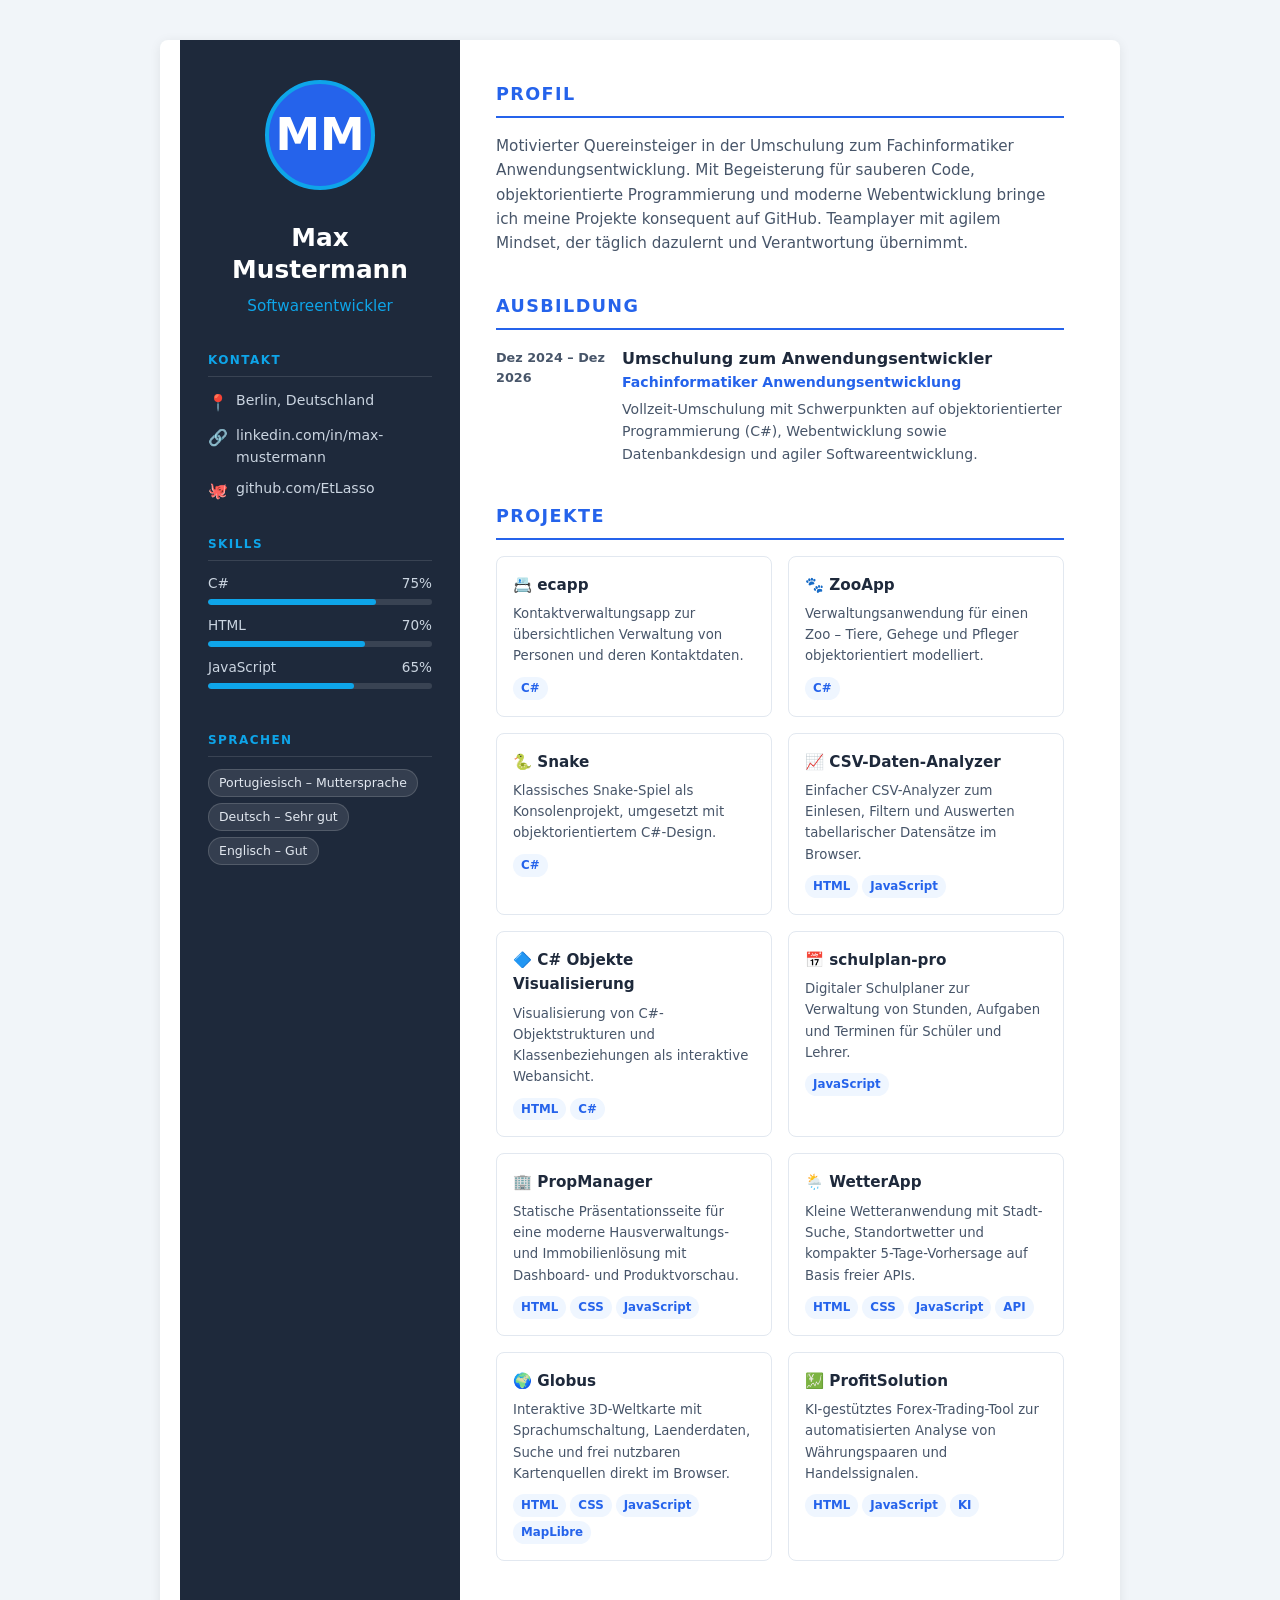
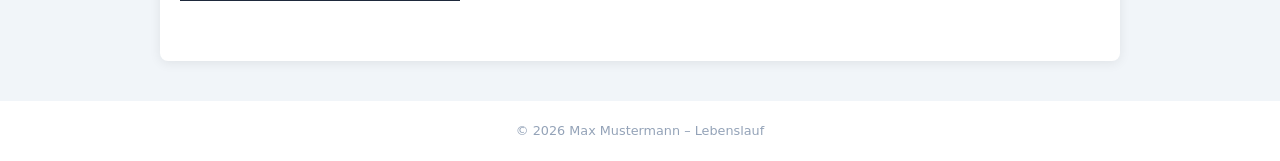
<file: index.html>
﻿<!DOCTYPE html>
<html lang="de">
  <head>
    <meta charset="UTF-8" />
    <meta name="viewport" content="width=device-width, initial-scale=1.0" />
    <title>Max Mustermann – Softwareentwickler</title>
    <link rel="stylesheet" href="style.css" />
  </head>
  <body>
    <div class="cv-wrapper">

      <!-- ===== SIDEBAR ===== -->
      <aside class="sidebar">
        <div class="avatar">MM</div>
        <h1>Max Mustermann</h1>
        <p class="job-title">Softwareentwickler</p>

        <!-- Kontakt -->
        <div class="sidebar-section">
          <h3>Kontakt</h3>
          <ul class="contact-list">
            <li><span class="icon">📍</span> Berlin, Deutschland</li>
            <li><span class="icon">🔗</span> linkedin.com/in/max-mustermann</li>
            <li><span class="icon">🐙</span> <a href="https://github.com/EtLasso" target="_blank" class="contact-link">github.com/EtLasso</a></li>
          </ul>
        </div>

        <!-- Skills -->
        <div class="sidebar-section">
          <h3>Skills</h3>
          <div class="skill-item">
            <div class="skill-label"><span>C#</span><span>75%</span></div>
            <div class="skill-bar"><div class="skill-bar-fill" style="width:75%"></div></div>
          </div>
          <div class="skill-item">
            <div class="skill-label"><span>HTML</span><span>70%</span></div>
            <div class="skill-bar"><div class="skill-bar-fill" style="width:70%"></div></div>
          </div>
          <div class="skill-item">
            <div class="skill-label"><span>JavaScript</span><span>65%</span></div>
            <div class="skill-bar"><div class="skill-bar-fill" style="width:65%"></div></div>
          </div>
        </div>

        <!-- Sprachen -->
        <div class="sidebar-section">
          <h3>Sprachen</h3>
          <div class="badge-list">
            <span class="badge">Portugiesisch – Muttersprache</span>
            <span class="badge">Deutsch – Sehr gut</span>
            <span class="badge">Englisch – Gut</span>
          </div>
        </div>
      </aside>

      <!-- ===== HAUPTINHALT ===== -->
      <div class="main-content">

        <!-- Profil -->
        <section id="profil">
          <h2 class="section-title">Profil</h2>
          <p class="profil-text">
            Motivierter Quereinsteiger in der Umschulung zum Fachinformatiker
            Anwendungsentwicklung. Mit Begeisterung für sauberen Code, objektorientierte
            Programmierung und moderne Webentwicklung bringe ich meine Projekte konsequent
            auf GitHub. Teamplayer mit agilem Mindset, der täglich dazulernt und
            Verantwortung übernimmt.
          </p>
        </section>

        <!-- Ausbildung -->
        <section id="ausbildung">
          <h2 class="section-title">Ausbildung</h2>
          <div class="timeline">

            <div class="timeline-item">
              <div class="timeline-date">Dez 2024 – Dez 2026</div>
              <div class="timeline-body">
                <h4>Umschulung zum Anwendungsentwickler</h4>
                <div class="company">Fachinformatiker Anwendungsentwicklung</div>
                <p>Vollzeit-Umschulung mit Schwerpunkten auf objektorientierter
                Programmierung (C#), Webentwicklung sowie Datenbankdesign und
                agiler Softwareentwicklung.</p>
              </div>
            </div>

          </div>
        </section>

        <!-- Projekte -->
        <section id="projekte">
          <h2 class="section-title">Projekte</h2>
          <div class="projects-grid">

            <div class="project-card">
              <h4><a class="project-title-link" href="#" onclick="openEcapp(event)">📇 ecapp</a></h4>
              <p>Kontaktverwaltungsapp zur übersichtlichen Verwaltung von Personen
              und deren Kontaktdaten.</p>
              <div class="tech-tags">
                <span class="tech-tag">C#</span>
              </div>
            </div>

            <div class="project-card">
              <h4><a class="project-title-link" href="#" onclick="openZooApp(event)">🐾 ZooApp</a></h4>
              <p>Verwaltungsanwendung für einen Zoo – Tiere, Gehege und Pfleger
              objektorientiert modelliert.</p>
              <div class="tech-tags">
                <span class="tech-tag">C#</span>
              </div>
            </div>

            <div class="project-card">
              <h4><a class="project-title-link" href="#" onclick="openSnake(event)">🐍 Snake</a></h4>
              <p>Klassisches Snake-Spiel als Konsolenprojekt, umgesetzt mit
              objektorientiertem C#-Design.</p>
              <div class="tech-tags">
                <span class="tech-tag">C#</span>
              </div>
            </div>

            <div class="project-card">
              <h4><a class="project-title-link" href="https://etlasso.github.io/CSV-Daten-Analyzer" target="_blank">📈 CSV-Daten-Analyzer</a></h4>
              <p>Einfacher CSV-Analyzer zum Einlesen, Filtern und Auswerten
              tabellarischer Datensätze im Browser.</p>
              <div class="tech-tags">
                <span class="tech-tag">HTML</span>
                <span class="tech-tag">JavaScript</span>
              </div>
            </div>

            <div class="project-card">
              <h4><a class="project-title-link" href="https://etlasso.github.io/csharp-objekte-visualisierung" target="_blank">🔷 C# Objekte Visualisierung</a></h4>
              <p>Visualisierung von C#-Objektstrukturen und Klassenbeziehungen
              als interaktive Webansicht.</p>
              <div class="tech-tags">
                <span class="tech-tag">HTML</span>
                <span class="tech-tag">C#</span>
              </div>
            </div>

            <div class="project-card">
              <h4><a class="project-title-link" href="https://etlasso.github.io/schulplan-pro" target="_blank">📅 schulplan-pro</a></h4>
              <p>Digitaler Schulplaner zur Verwaltung von Stunden, Aufgaben
              und Terminen für Schüler und Lehrer.</p>
              <div class="tech-tags">
                <span class="tech-tag">JavaScript</span>
              </div>
            </div>

            <div class="project-card">
              <h4><a class="project-title-link" href="https://etlasso.github.io/PropManager/" target="_blank">🏢 PropManager</a></h4>
              <p>Statische Präsentationsseite für eine moderne Hausverwaltungs-
              und Immobilienlösung mit Dashboard- und Produktvorschau.</p>
              <div class="tech-tags">
                <span class="tech-tag">HTML</span>
                <span class="tech-tag">CSS</span>
                <span class="tech-tag">JavaScript</span>
              </div>
            </div>

            <div class="project-card">
              <h4><a class="project-title-link" href="https://etlasso.github.io/WetterApp/" target="_blank">🌦️ WetterApp</a></h4>
              <p>Kleine Wetteranwendung mit Stadt-Suche, Standortwetter und
              kompakter 5-Tage-Vorhersage auf Basis freier APIs.</p>
              <div class="tech-tags">
                <span class="tech-tag">HTML</span>
                <span class="tech-tag">CSS</span>
                <span class="tech-tag">JavaScript</span>
                <span class="tech-tag">API</span>
              </div>
            </div>

            <div class="project-card">
              <h4><a class="project-title-link" href="https://etlasso.github.io/Globus/" target="_blank">🌍 Globus</a></h4>
              <p>Interaktive 3D-Weltkarte mit Sprachumschaltung, Laenderdaten,
              Suche und frei nutzbaren Kartenquellen direkt im Browser.</p>
              <div class="tech-tags">
                <span class="tech-tag">HTML</span>
                <span class="tech-tag">CSS</span>
                <span class="tech-tag">JavaScript</span>
                <span class="tech-tag">MapLibre</span>
              </div>
            </div>

            <div class="project-card">
              <h4><a class="project-title-link" href="https://etlasso.github.io/ProfitSolution" target="_blank">💹 ProfitSolution</a></h4>
              <p>KI-gestütztes Forex-Trading-Tool zur automatisierten Analyse
              von Währungspaaren und Handelssignalen.</p>
              <div class="tech-tags">
                <span class="tech-tag">HTML</span>
                <span class="tech-tag">JavaScript</span>
                <span class="tech-tag">KI</span>
              </div>
            </div>

          </div>
        </section>

      </div>
    </div>

    <footer>
      <p>&copy; 2026 Max Mustermann – Lebenslauf</p>
    </footer>

    <!-- ecapp Modal -->
    <div id="ecapp-modal" class="modal-overlay" onclick="closeEcapp(event)">
      <div class="modal-box">
        <button class="modal-close" onclick="closeEcappBtn()">✕</button>
        <iframe id="ecapp-frame" src="" allowfullscreen></iframe>
      </div>
    </div>

    <!-- Snake Modal -->
    <div id="snake-modal" class="modal-overlay" onclick="closeSnake(event)">
      <div class="modal-box">
        <button class="modal-close" onclick="closeSnakeBtn()">✕</button>
        <iframe id="snake-frame" src="" allowfullscreen></iframe>
      </div>
    </div>

    <!-- ZooApp Modal -->
    <div id="zooapp-modal" class="modal-overlay" onclick="closeZooApp(event)">
      <div class="modal-box">
        <button class="modal-close" onclick="closeZooAppBtn()">✕</button>
        <iframe id="zooapp-frame" src="" allowfullscreen></iframe>
      </div>
    </div>

    <script>
      function openEcapp(e) {
        e.preventDefault();
        document.getElementById('ecapp-frame').src = 'ecapp-demo.html';
        document.getElementById('ecapp-modal').classList.add('active');
      }
      function closeEcappBtn() {
        document.getElementById('ecapp-modal').classList.remove('active');
        document.getElementById('ecapp-frame').src = '';
      }
      function closeEcapp(e) {
        if (e.target === document.getElementById('ecapp-modal')) closeEcappBtn();
      }
      function openSnake(e) {
        e.preventDefault();
        document.getElementById('snake-frame').src = 'https://etlasso.github.io/Snake';
        document.getElementById('snake-modal').classList.add('active');
      }
      function closeSnakeBtn() {
        document.getElementById('snake-modal').classList.remove('active');
        document.getElementById('snake-frame').src = '';
      }
      function closeSnake(e) {
        if (e.target === document.getElementById('snake-modal')) closeSnakeBtn();
      }
      function openZooApp(e) {
        e.preventDefault();
        document.getElementById('zooapp-frame').src = 'zooapp-demo.html';
        document.getElementById('zooapp-modal').classList.add('active');
      }
      function closeZooAppBtn() {
        document.getElementById('zooapp-modal').classList.remove('active');
        document.getElementById('zooapp-frame').src = '';
      }
      function closeZooApp(e) {
        if (e.target === document.getElementById('zooapp-modal')) closeZooAppBtn();
      }
    </script>
  </body>
</html>
</file>
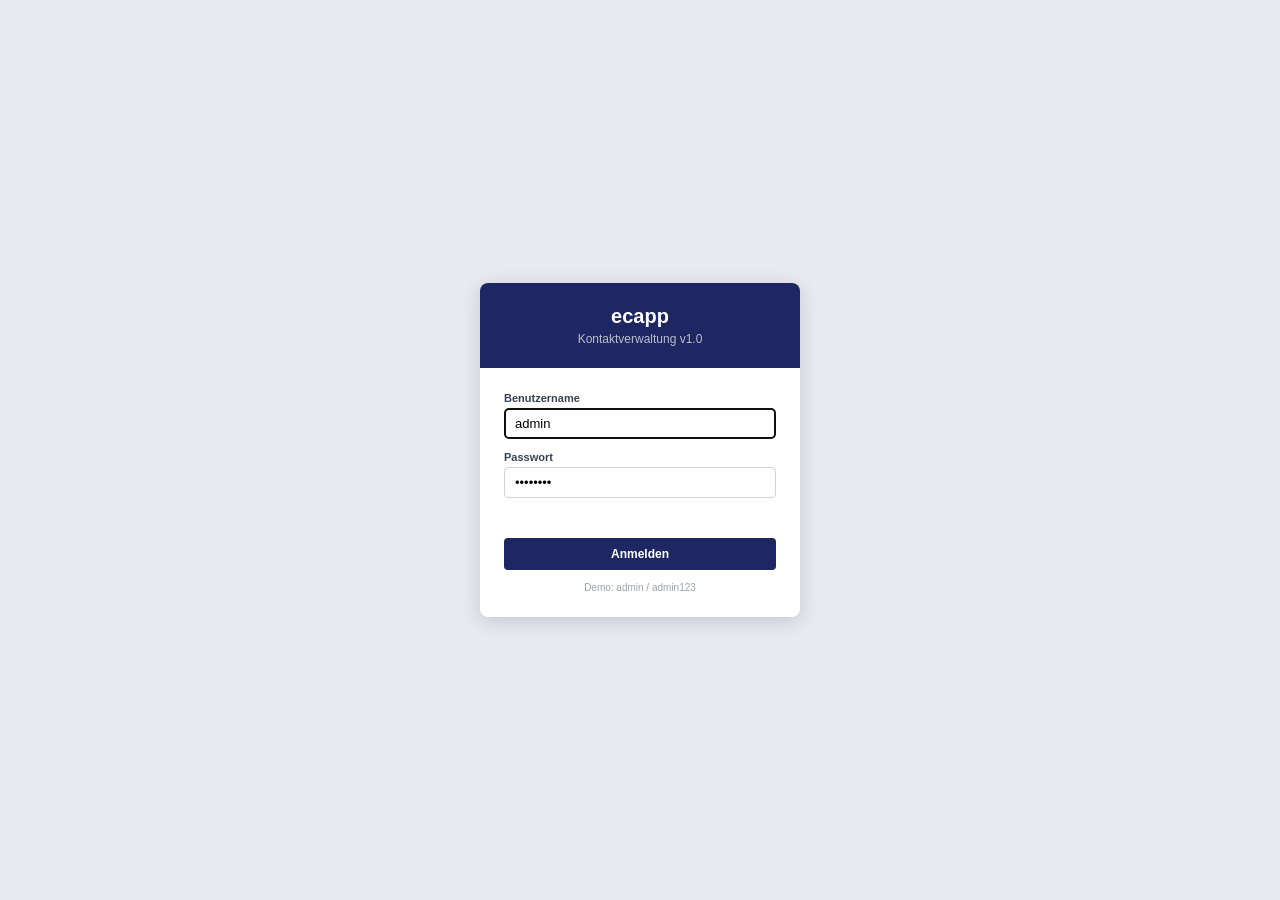
<file: ecapp-demo.html>
<!DOCTYPE html>
<html lang="de">
<head>
  <meta charset="UTF-8" />
  <meta name="viewport" content="width=device-width, initial-scale=1.0" />
  <title>ecapp – Live Demo</title>
  <style>
    *, *::before, *::after { box-sizing: border-box; margin: 0; padding: 0; }
    html, body { height: 100%; background: #e8eaf0; font-family: 'Segoe UI', Arial, sans-serif; font-size: 13px; }
    #ecapp-root { min-height: 100vh; }
  </style>
</head>
<body>
  <div id="ecapp-root"></div>

  <script>
  (function bootEcapp() {
    const USERS = [{ id: 1, name: "admin", pw: "admin123", role: "Administrator" }];
    let session = null;
    let nextId = 4;
    let nextActId = 5;
    let selectedContactId = null;
    let activeTab = "kontakte";
    let searchTerm = "";
    let failCount = 0;
    let lockUntil = 0;

    let contacts = [
      { id:1, firma:"Mustermann GmbH", ansprechpartner:"Max Mustermann", strasse:"Hauptstr. 1", plz:"10115", ort:"Berlin", telefon:"030-123456", mobil:"0170-111222", email:"max@mustermann.de", website:"www.mustermann.de", notizen:"Stammkunde seit 2020", erstelltVon:"admin", erstelltAm:"2026-02-23", nebenkontakte:[2] },
      { id:2, firma:"Schmidt & Partner", ansprechpartner:"Erika Schmidt", strasse:"Bahnhofstr. 42", plz:"20095", ort:"Hamburg", telefon:"040-654321", mobil:"0171-333444", email:"e.schmidt@schmidt-partner.de", website:"www.schmidt-partner.de", notizen:"Beratungsmandat Q1", erstelltVon:"admin", erstelltAm:"2026-02-23", nebenkontakte:[1] },
      { id:3, firma:"TechSolutions AG", ansprechpartner:"Klaus Weber", strasse:"Innovationspark 7", plz:"80333", ort:"München", telefon:"089-789012", mobil:"0172-555666", email:"k.weber@techsolutions.ag", website:"www.techsolutions.ag", notizen:"Potentieller Neukunde", erstelltVon:"admin", erstelltAm:"2026-02-24", nebenkontakte:[] }
    ];

    let activities = [
      { id:1, kontaktId:1, art:"Telefonat", datum:"2026-02-25", beschreibung:"Jahresgespräch – Vertragsverlängerung besprochen", erstelltVon:"admin" },
      { id:2, kontaktId:1, art:"E-Mail",    datum:"2026-02-26", beschreibung:"Angebot für Q2-Beratung versendet", erstelltVon:"admin" },
      { id:3, kontaktId:2, art:"Meeting",   datum:"2026-02-28", beschreibung:"Erstgespräch Beratungsmandat, sehr positiv", erstelltVon:"admin" },
      { id:4, kontaktId:3, art:"Telefonat", datum:"2026-03-01", beschreibung:"Kaltakquise – Interesse an Webentwicklung", erstelltVon:"admin" }
    ];

    const root = document.getElementById("ecapp-root");

    const h = (tag, attrs, inner) => {
      const el = document.createElement(tag);
      Object.entries(attrs || {}).forEach(([k, v]) => {
        if (k === "style") el.style.cssText = v;
        else if (k.startsWith("on")) el.addEventListener(k.slice(2).toLowerCase(), v);
        else el.setAttribute(k, v);
      });
      if (typeof inner === "string") el.innerHTML = inner;
      else if (Array.isArray(inner)) inner.forEach(c => c && el.appendChild(c));
      return el;
    };

    const btn = (label, col, cb, small) => {
      const b = h("button", { style: `background:${col};color:#fff;border:none;padding:${small?"3px 8px":"5px 12px"};border-radius:4px;cursor:pointer;font-size:${small?"11":"12"}px;font-weight:600;` }, label);
      b.onclick = cb;
      return b;
    };

    // ── LOGIN ──────────────────────────────────────────────────
    function renderLogin() {
      root.innerHTML = "";
      const wrap = h("div", { style: "display:flex;align-items:center;justify-content:center;min-height:100vh;background:#e8eaf0;" });
      const box  = h("div", { style: "background:#fff;border-radius:8px;box-shadow:0 4px 20px rgba(0,0,0,.15);width:320px;overflow:hidden;" });
      const hdr  = h("div", { style: "background:#1e2761;padding:22px 24px;color:#fff;text-align:center;" },
        '<div style="font-size:20px;font-weight:800;">ecapp</div><div style="font-size:12px;opacity:.7;margin-top:4px;">Kontaktverwaltung v1.0</div>');
      const body = h("div", { style: "padding:24px;" });

      const mkLbl = t => h("label", { style: "display:block;font-size:11px;font-weight:700;color:#374151;margin-bottom:4px;" }, t);
      const mkInp = (type, val) => h("input", { type, style: "width:100%;box-sizing:border-box;border:1px solid #d1d5db;border-radius:4px;padding:7px 10px;font-size:13px;margin-bottom:12px;", value: val });

      const inpU = mkInp("text", "admin");
      const inpP = mkInp("password", "admin123");
      inpP.style.marginBottom = "16px";
      const errDiv = h("div", { style: "color:#dc2626;font-size:11px;min-height:16px;margin-bottom:8px;text-align:center;" }, "");
      const loginBtn = btn("Anmelden", "#1e2761", doLogin);
      loginBtn.style.cssText += "width:100%;padding:9px;";
      const hint = h("div", { style: "margin-top:12px;font-size:10px;color:#9ca3af;text-align:center;" }, "Demo: admin / admin123");

      function doLogin() {
        const now = Date.now();
        if (now < lockUntil) { errDiv.textContent = `Gesperrt für ${Math.ceil((lockUntil-now)/1000)} Sek...`; return; }
        const user = USERS.find(x => x.name === inpU.value.trim() && x.pw === inpP.value);
        if (user) { failCount = 0; session = user; renderMain(); }
        else {
          failCount++;
          if (failCount >= 3) { lockUntil = Date.now()+5000; failCount = 0; errDiv.textContent = "3 Fehlversuche – 5 Sek. gesperrt!"; setTimeout(()=>errDiv.textContent="",5100); }
          else errDiv.textContent = `Ungültige Zugangsdaten. (${failCount}/3)`;
        }
      }
      inpP.addEventListener("keydown", e => { if (e.key==="Enter") doLogin(); });
      [mkLbl("Benutzername"), inpU, mkLbl("Passwort"), inpP, errDiv, loginBtn, hint].forEach(x => body.appendChild(x));
      [hdr, body].forEach(x => box.appendChild(x));
      wrap.appendChild(box);
      root.appendChild(wrap);
      inpU.focus();
    }

    // ── MAIN APP ───────────────────────────────────────────────
    function renderMain() {
      root.innerHTML = "";
      root.style.cssText = "display:flex;flex-direction:column;min-height:100vh;background:#f3f4f6;";

      const menu = h("div", { style: "background:#1e2761;display:flex;align-items:center;padding:0 12px;height:30px;position:relative;z-index:50;" }, [
        h("span", { style: "color:#fff;font-weight:800;font-size:13px;margin-right:16px;" }, "ecapp"),
        makeMenu("Datei", [
          { label: "📤 CSV exportieren (alle)", action: () => doCsvExport(contacts) },
          { label: "📤 CSV exportieren (Auswahl)", action: () => { const c=contacts.find(x=>x.id===selectedContactId); c?doCsvExport([c]):alert("Bitte zuerst einen Kontakt auswählen."); } },
          { sep: true },
          { label: "🚪 Abmelden", action: () => { session=null; renderLogin(); } }
        ]),
        makeMenu("Kontakte", [
          { label: "➕ Neuer Kontakt",    action: () => openKontaktDialog(null) },
          { label: "✏️ Kontakt bearbeiten", action: () => { const c=contacts.find(x=>x.id===selectedContactId); c?openKontaktDialog(c):alert("Bitte zuerst einen Kontakt auswählen."); } },
          { label: "🗑️ Kontakt löschen",  action: () => { if(!selectedContactId){alert("Bitte zuerst einen Kontakt auswählen.");return;} if(confirm("Kontakt wirklich löschen?")){contacts=contacts.filter(x=>x.id!==selectedContactId);activities=activities.filter(a=>a.kontaktId!==selectedContactId);contacts.forEach(c=>c.nebenkontakte=c.nebenkontakte.filter(n=>n!==selectedContactId));selectedContactId=null;renderMain();} } },
          { sep: true },
          { label: "🔄 Demo zurücksetzen", action: () => { if(confirm("Demo-Daten zurücksetzen?")){ contacts=[{id:1,firma:"Mustermann GmbH",ansprechpartner:"Max Mustermann",strasse:"Hauptstr. 1",plz:"10115",ort:"Berlin",telefon:"030-123456",mobil:"0170-111222",email:"max@mustermann.de",website:"www.mustermann.de",notizen:"Stammkunde seit 2020",erstelltVon:"admin",erstelltAm:"2026-02-23",nebenkontakte:[2]},{id:2,firma:"Schmidt & Partner",ansprechpartner:"Erika Schmidt",strasse:"Bahnhofstr. 42",plz:"20095",ort:"Hamburg",telefon:"040-654321",mobil:"0171-333444",email:"e.schmidt@schmidt-partner.de",website:"www.schmidt-partner.de",notizen:"Beratungsmandat Q1",erstelltVon:"admin",erstelltAm:"2026-02-23",nebenkontakte:[1]},{id:3,firma:"TechSolutions AG",ansprechpartner:"Klaus Weber",strasse:"Innovationspark 7",plz:"80333",ort:"München",telefon:"089-789012",mobil:"0172-555666",email:"k.weber@techsolutions.ag",website:"www.techsolutions.ag",notizen:"Potentieller Neukunde",erstelltVon:"admin",erstelltAm:"2026-02-24",nebenkontakte:[]}];activities=[{id:1,kontaktId:1,art:"Telefonat",datum:"2026-02-25",beschreibung:"Jahresgespräch – Vertragsverlängerung besprochen",erstelltVon:"admin"},{id:2,kontaktId:1,art:"E-Mail",datum:"2026-02-26",beschreibung:"Angebot für Q2-Beratung versendet",erstelltVon:"admin"},{id:3,kontaktId:2,art:"Meeting",datum:"2026-02-28",beschreibung:"Erstgespräch Beratungsmandat, sehr positiv",erstelltVon:"admin"},{id:4,kontaktId:3,art:"Telefonat",datum:"2026-03-01",beschreibung:"Kaltakquise – Interesse an Webentwicklung",erstelltVon:"admin"}];nextId=4;nextActId=5;selectedContactId=null;searchTerm="";activeTab="kontakte";renderMain();} } }
        ]),
        h("div", { style: "flex:1" }, ""),
        h("span", { style: "color:rgba(255,255,255,.6);font-size:11px;" }, `Angemeldet: ${session.name}`),
        h("button", { style: "background:transparent;border:none;color:rgba(255,255,255,.6);cursor:pointer;font-size:11px;margin-left:12px;", onclick: () => { session=null; renderLogin(); } }, "Abmelden")
      ]);

      const tabBar = h("div", { style: "background:#e5e7eb;display:flex;border-bottom:2px solid #1e2761;padding:0 10px;padding-top:6px;gap:2px;" });
      const tabK = makeTab("Kontakte",   activeTab==="kontakte",    () => { activeTab="kontakte";    updateTabs(); renderTabContent(); });
      const tabA = makeTab("Aktivitäten", activeTab==="aktivitaeten", () => { activeTab="aktivitaeten"; updateTabs(); renderTabContent(); });
      tabBar.append(tabK, tabA);

      function updateTabs() {
        [[tabK,"kontakte"],[tabA,"aktivitaeten"]].forEach(([t,id]) => {
          const on = activeTab===id;
          t.style.background = on?"#fff":"#d1d5db";
          t.style.color = on?"#1e2761":"#6b7280";
          t.style.fontWeight = on?"700":"400";
        });
      }

      const tabContent = h("div", { style: "flex:1;overflow:auto;" });
      const statusBar  = h("div", { id:"statusbar", style:"background:#1e2761;color:rgba(255,255,255,.8);font-size:11px;padding:3px 12px;display:flex;gap:20px;" });

      root.append(menu, tabBar, tabContent, statusBar);

      function renderTabContent() {
        tabContent.innerHTML = "";
        activeTab==="kontakte" ? renderKontakteTab(tabContent) : renderAktivitaetenTab(tabContent);
        updateStatus();
      }
      function updateStatus() {
        const f = contacts.filter(c => matchSearch(c));
        statusBar.innerHTML = `<span>${f.length} Kontakte angezeigt</span><span>|</span><span>Benutzer: ${session.name}</span><span>|</span><span>ecapp v1.0 · C# .NET 9 · MySQL 8.0</span>`;
      }
      renderTabContent();
    }

    function makeMenu(label, items) {
      const wrap = h("div", { style: "position:relative;height:30px;display:flex;align-items:center;" });
      const b = h("div", { style: "color:rgba(255,255,255,.85);font-size:12px;padding:0 10px;height:30px;display:flex;align-items:center;cursor:pointer;user-select:none;" }, label+" ▾");
      b.onmouseenter = () => b.style.background="rgba(255,255,255,.15)";
      b.onmouseleave = () => b.style.background="transparent";
      const dd = h("div", { style: "display:none;position:absolute;top:30px;left:0;background:#fff;border:1px solid #ccc;border-radius:4px;box-shadow:0 4px 16px rgba(0,0,0,.18);min-width:210px;z-index:10001;padding:4px 0;" });
      items.forEach(item => {
        if (item.sep) { dd.appendChild(h("div", { style: "border-top:1px solid #e5e7eb;margin:4px 0;" })); return; }
        const row = h("div", { style: "padding:7px 16px;font-size:12px;color:#1e2761;cursor:pointer;white-space:nowrap;" }, item.label);
        row.onmouseenter = () => row.style.background="#e8ecf8";
        row.onmouseleave = () => row.style.background="transparent";
        row.onclick = () => { closeAllMenus(); item.action(); };
        dd.appendChild(row);
      });
      let open = false;
      b.onclick = e => { e.stopPropagation(); closeAllMenus(); dd.style.display="block"; open=true; wrap._close=()=>{dd.style.display="none";open=false;}; (document.body._openMenus=document.body._openMenus||[]).push(wrap); };
      wrap.append(b, dd);
      return wrap;
    }
    function closeAllMenus() { (document.body._openMenus||[]).forEach(w=>w._close&&w._close()); document.body._openMenus=[]; }
    document.addEventListener("click", closeAllMenus);

    function makeTab(label, active, cb) {
      const t = h("div", { style: `padding:5px 18px;border-radius:4px 4px 0 0;cursor:pointer;font-size:12px;font-weight:${active?"700":"400"};background:${active?"#fff":"#d1d5db"};color:${active?"#1e2761":"#6b7280"};border:1px solid #c5c7d0;border-bottom:none;` }, label);
      t.onclick = cb;
      return t;
    }

    function matchSearch(c) {
      if (!searchTerm) return true;
      const q = searchTerm.toLowerCase();
      return [c.firma,c.ansprechpartner,c.ort,c.email,c.telefon,c.website].some(f=>f&&f.toLowerCase().includes(q));
    }

    // ── KONTAKTE TAB ──────────────────────────────────────────
    function renderKontakteTab(container) {
      const wrap  = h("div", { style: "display:flex;height:calc(100vh - 90px);" });
      const left  = h("div", { style: "width:380px;flex-shrink:0;display:flex;flex-direction:column;border-right:1px solid #d1d5db;background:#fff;" });
      const right = h("div", { style: "flex:1;padding:14px;overflow:auto;background:#fafafa;" });

      const toolbar = h("div", { style: "padding:8px 10px;background:#f9fafb;border-bottom:1px solid #e5e7eb;display:flex;gap:6px;align-items:center;flex-wrap:wrap;" });
      const searchBox = h("input", { type:"text", placeholder:"🔍 Suche (Firma, Name, Ort, E-Mail...)", style:"flex:1;min-width:140px;border:1px solid #d1d5db;border-radius:4px;padding:4px 8px;font-size:12px;", value: searchTerm });
      searchBox.oninput = () => { searchTerm = searchBox.value; refreshList(); };
      const btnNeu = btn("+ Neu", "#1e2761", () => openKontaktDialog(null), true);
      const btnExp = btn("CSV Export", "#065f46", () => doCsvExport(contacts.filter(matchSearch)), true);
      toolbar.append(searchBox, btnNeu, btnExp);

      const grid = h("div", { style: "flex:1;overflow:auto;" });
      const tbl  = h("table", { style: "width:100%;border-collapse:collapse;font-size:12px;" });
      tbl.innerHTML = '<thead><tr style="background:#1e2761;color:#fff;"><th style="padding:6px 8px;text-align:left;font-size:10px;">Firma</th><th style="padding:6px 8px;font-size:10px;">Ansprechpartner</th><th style="padding:6px 8px;font-size:10px;">Ort</th><th style="padding:6px 8px;font-size:10px;">E-Mail</th></tr></thead>';
      const tbody = h("tbody", {});
      tbl.appendChild(tbody);
      grid.appendChild(tbl);
      left.append(toolbar, grid);

      function refreshList() {
        tbody.innerHTML = "";
        contacts.filter(matchSearch).forEach((c, i) => {
          const tr = h("tr", { style: `cursor:pointer;background:${selectedContactId===c.id?"#dbeafe":i%2===0?"#f9fafb":"#fff"};` },
            `<td style="padding:5px 8px;font-weight:600;max-width:120px;overflow:hidden;text-overflow:ellipsis;white-space:nowrap;">${c.firma}</td><td style="padding:5px 8px;max-width:100px;overflow:hidden;text-overflow:ellipsis;white-space:nowrap;">${c.ansprechpartner}</td><td style="padding:5px 8px;">${c.ort}</td><td style="padding:5px 8px;max-width:120px;overflow:hidden;text-overflow:ellipsis;white-space:nowrap;">${c.email}</td>`);
          tr.onclick = () => { selectedContactId=c.id; refreshList(); renderDetail(right, c); };
          tr.onmouseenter = () => { if(selectedContactId!==c.id) tr.style.background="#eff6ff"; };
          tr.onmouseleave = () => { tr.style.background = selectedContactId===c.id?"#dbeafe":i%2===0?"#f9fafb":"#fff"; };
          tbody.appendChild(tr);
        });
        const sb=document.getElementById("statusbar");
        if(sb) sb.innerHTML=`<span>${contacts.filter(matchSearch).length} Kontakte angezeigt</span><span>|</span><span>Benutzer: ${session.name}</span><span>|</span><span>ecapp v1.0</span>`;
      }

      function renderDetail(panel, c) {
        panel.innerHTML = "";
        const nk = c.nebenkontakte.map(id=>contacts.find(x=>x.id===id)).filter(Boolean);
        const actCount = activities.filter(a=>a.kontaktId===c.id).length;
        panel.innerHTML = `
          <div style="display:flex;justify-content:space-between;align-items:flex-start;margin-bottom:12px;">
            <div><div style="font-size:16px;font-weight:800;color:#1e2761;">${c.firma}</div><div style="color:#6b7280;font-size:12px;">${c.ansprechpartner} · ${c.ort}</div></div>
            <div id="detail-btns" style="display:flex;gap:6px;"></div>
          </div>
          <div style="display:grid;grid-template-columns:1fr 1fr;gap:6px;font-size:12px;margin-bottom:12px;">
            <div><span style="color:#6b7280;">Straße:</span> ${c.strasse}</div>
            <div><span style="color:#6b7280;">PLZ/Ort:</span> ${c.plz} ${c.ort}</div>
            <div><span style="color:#6b7280;">Telefon:</span> ${c.telefon}</div>
            <div><span style="color:#6b7280;">Mobil:</span> ${c.mobil}</div>
            <div><span style="color:#6b7280;">E-Mail:</span> <a href="mailto:${c.email}" style="color:#1e2761;">${c.email}</a></div>
            <div><span style="color:#6b7280;">Website:</span> ${c.website}</div>
            <div style="grid-column:1/-1;"><span style="color:#6b7280;">Notizen:</span> ${c.notizen||"–"}</div>
          </div>
          <div style="font-size:11px;color:#9ca3af;margin-bottom:12px;">Erstellt von: ${c.erstelltVon} · ${c.erstelltAm}</div>
          ${nk.length?`<div style="font-size:11px;font-weight:700;color:#1e2761;margin-bottom:6px;">Nebenkontakte (${nk.length})</div><div style="display:flex;gap:6px;flex-wrap:wrap;margin-bottom:12px;">${nk.map(n=>`<span style="background:#dbeafe;color:#1e2761;border-radius:12px;padding:2px 10px;font-size:11px;">${n.firma}</span>`).join("")}</div>`:""}
          <div style="font-size:11px;font-weight:700;color:#1e2761;margin-bottom:4px;">Aktivitäten (${actCount})</div>
          <div id="act-mini"></div>`;

        panel.querySelector("#detail-btns").append(
          btn("Bearbeiten", "#1e2761", ()=>openKontaktDialog(c), true),
          btn("Löschen", "#dc2626", ()=>{ if(!confirm("Kontakt wirklich löschen?"))return; contacts=contacts.filter(x=>x.id!==c.id); activities=activities.filter(a=>a.kontaktId!==c.id); contacts.forEach(x=>x.nebenkontakte=x.nebenkontakte.filter(n=>n!==c.id)); selectedContactId=null; refreshList(); panel.innerHTML='<div style="color:#9ca3af;text-align:center;margin-top:60px;">Kontakt gelöscht.</div>'; }, true)
        );

        const actMini = panel.querySelector("#act-mini");
        const acts = activities.filter(a=>a.kontaktId===c.id).sort((a,b)=>b.datum.localeCompare(a.datum)).slice(0,4);
        if (!acts.length) { actMini.innerHTML='<div style="color:#9ca3af;font-size:11px;">Keine Aktivitäten</div>'; }
        else acts.forEach(a => {
          actMini.appendChild(h("div", { style:"background:#f3f4f6;border-radius:4px;padding:5px 8px;margin-bottom:4px;font-size:11px;display:flex;gap:8px;" },
            `<span style="background:#1e2761;color:#fff;border-radius:3px;padding:1px 6px;font-size:10px;">${a.art}</span><span style="color:#6b7280;">${a.datum}</span><span>${a.beschreibung}</span>`));
        });
      }

      refreshList();
      wrap.append(left, right);
      container.appendChild(wrap);

      if (selectedContactId) {
        const c = contacts.find(x=>x.id===selectedContactId);
        if (c) renderDetail(right, c);
      } else {
        right.innerHTML = '<div style="color:#9ca3af;text-align:center;margin-top:60px;font-size:13px;">← Kontakt auswählen</div>';
      }
    }

    // ── AKTIVITÄTEN TAB ──────────────────────────────────────
    function renderAktivitaetenTab(container) {
      const sel = contacts.find(c=>c.id===selectedContactId) || contacts[0];
      const wrap = h("div", { style:"padding:12px;background:#fff;min-height:calc(100vh - 90px);" });

      const selRow = h("div", { style:"display:flex;align-items:center;gap:10px;margin-bottom:12px;padding-bottom:10px;border-bottom:1px solid #e5e7eb;" });
      selRow.appendChild(h("span", { style:"font-size:11px;font-weight:700;color:#374151;" }, "Kontakt:"));
      const selBox = h("select", { style:"border:1px solid #d1d5db;border-radius:4px;padding:4px 8px;font-size:12px;min-width:200px;" });
      contacts.forEach(c => { const o=document.createElement("option"); o.value=c.id; o.textContent=`${c.firma} – ${c.ansprechpartner}`; if(c.id===sel.id)o.selected=true; selBox.appendChild(o); });
      selBox.onchange = () => { selectedContactId=parseInt(selBox.value); renderAktivitaetenTab(container); };
      selRow.append(selBox, btn("+ Aktivität hinzufügen", "#1e2761", ()=>openAktivitaetDialog(parseInt(selBox.value)), true));

      const acts = activities.filter(a=>a.kontaktId===sel.id).sort((a,b)=>b.datum.localeCompare(a.datum));
      const listDiv = h("div", { style:"max-height:340px;overflow-y:auto;" });

      if (!acts.length) {
        listDiv.appendChild(h("div", { style:"color:#9ca3af;text-align:center;padding:40px;font-size:13px;" }, "Keine Aktivitäten für diesen Kontakt."));
      } else {
        const tbl = h("table", { style:"width:100%;border-collapse:collapse;font-size:12px;" });
        tbl.innerHTML='<thead><tr style="background:#1e2761;color:#fff;"><th style="padding:6px 10px;font-size:10px;text-align:left;">Art</th><th style="padding:6px 10px;font-size:10px;text-align:left;">Datum</th><th style="padding:6px 10px;font-size:10px;text-align:left;">Beschreibung</th><th style="padding:6px 10px;font-size:10px;text-align:left;">Von</th><th style="padding:6px 10px;font-size:10px;">Aktion</th></tr></thead>';
        const tb = h("tbody", {});
        const COLS = { Telefonat:"#1d4ed8", Meeting:"#065f46", "E-Mail":"#92400e", Besuch:"#6d28d9", Sonstiges:"#374151" };
        acts.forEach((a, i) => {
          const tr = h("tr", { style:`background:${i%2===0?"#f9fafb":"#fff"};` });
          tr.innerHTML=`<td style="padding:5px 10px;"><span style="background:${COLS[a.art]||"#374151"};color:#fff;border-radius:3px;padding:1px 8px;font-size:10px;font-weight:600;">${a.art}</span></td><td style="padding:5px 10px;color:#6b7280;">${a.datum}</td><td style="padding:5px 10px;">${a.beschreibung}</td><td style="padding:5px 10px;color:#6b7280;">${a.erstelltVon}</td><td style="padding:5px 10px;text-align:center;"></td>`;
          tr.querySelector("td:last-child").appendChild(btn("✕", "#dc2626", ()=>{ activities=activities.filter(x=>x.id!==a.id); renderAktivitaetenTab(container); }, true));
          tb.appendChild(tr);
        });
        tbl.appendChild(tb);
        listDiv.appendChild(tbl);
      }

      const dndHint = h("div", { style:"margin-top:12px;border:2px dashed #d1d5db;border-radius:6px;padding:12px;text-align:center;color:#9ca3af;font-size:11px;background:#f9fafb;" },
        "📎 Drag &amp; Drop: Dateien hierher ziehen, um sie einer Aktivität zuzuordnen<br><small>(In der echten C#-App werden Dateipfade in MySQL gespeichert und per Doppelklick geöffnet)</small>");
      dndHint.ondragover = e => { e.preventDefault(); dndHint.style.background="#dbeafe"; dndHint.style.borderColor="#1e2761"; };
      dndHint.ondragleave = () => { dndHint.style.background="#f9fafb"; dndHint.style.borderColor="#d1d5db"; };
      dndHint.ondrop = e => { e.preventDefault(); dndHint.style.background="#f9fafb"; dndHint.style.borderColor="#d1d5db"; const f=[...e.dataTransfer.files]; if(f.length) alert(`Datei(en) erkannt:\n${f.map(x=>x.name).join("\n")}\n\n(In der echten App wird der Pfad in MySQL gespeichert)`); };

      wrap.append(selRow, listDiv, dndHint);
      container.appendChild(wrap);
    }

    // ── DIALOGE ───────────────────────────────────────────────
    function openKontaktDialog(c) {
      const isNew = !c;
      const overlay = h("div", { style:"position:fixed;inset:0;background:rgba(0,0,0,.6);z-index:10001;display:flex;align-items:center;justify-content:center;" });
      const dlg = h("div", { style:"background:#fff;border-radius:8px;width:480px;max-height:90vh;overflow-y:auto;box-shadow:0 20px 60px rgba(0,0,0,.3);" });
      const fields = [
        {id:"firma",label:"Firma *",val:c?.firma||""},{id:"ansprechpartner",label:"Ansprechpartner",val:c?.ansprechpartner||""},
        {id:"strasse",label:"Straße",val:c?.strasse||""},{id:"plz",label:"PLZ",val:c?.plz||""},{id:"ort",label:"Ort",val:c?.ort||""},
        {id:"telefon",label:"Telefon",val:c?.telefon||""},{id:"mobil",label:"Mobil",val:c?.mobil||""},
        {id:"email",label:"E-Mail",val:c?.email||""},{id:"website",label:"Website",val:c?.website||""},
        {id:"notizen",label:"Notizen",val:c?.notizen||""}
      ];
      dlg.innerHTML=`<div style="background:#1e2761;color:#fff;padding:14px 18px;border-radius:8px 8px 0 0;font-weight:700;">${isNew?"Neuen Kontakt anlegen":"Kontakt bearbeiten"}</div>`;
      const form = h("div", { style:"padding:16px 18px;display:grid;grid-template-columns:1fr 1fr;gap:8px;" });
      const inps = {};
      fields.forEach(f => {
        const w = h("div", { style: f.id==="notizen"?"grid-column:1/-1;":"" });
        w.appendChild(h("label", { style:"display:block;font-size:10px;font-weight:700;color:#374151;margin-bottom:3px;" }, f.label));
        const inp = h("input", { type:"text", style:"width:100%;box-sizing:border-box;border:1px solid #d1d5db;border-radius:4px;padding:5px 8px;font-size:12px;", value:f.val });
        w.appendChild(inp); form.appendChild(w); inps[f.id]=inp;
      });
      const errEl = h("div", { style:"grid-column:1/-1;color:#dc2626;font-size:11px;min-height:16px;" }, "");
      form.appendChild(errEl);
      const footer = h("div", { style:"padding:10px 18px;border-top:1px solid #e5e7eb;display:flex;justify-content:flex-end;gap:8px;" });
      footer.append(
        btn("Abbrechen","#6b7280",()=>document.body.removeChild(overlay)),
        btn("Speichern","#1e2761",()=>{
          if(!inps.firma.value.trim()){errEl.textContent="Firma ist ein Pflichtfeld!";return;}
          if(isNew){ contacts.push({id:nextId++,firma:inps.firma.value,ansprechpartner:inps.ansprechpartner.value,strasse:inps.strasse.value,plz:inps.plz.value,ort:inps.ort.value,telefon:inps.telefon.value,mobil:inps.mobil.value,email:inps.email.value,website:inps.website.value,notizen:inps.notizen.value,erstelltVon:session.name,erstelltAm:new Date().toISOString().slice(0,10),nebenkontakte:[]}); selectedContactId=nextId-1; }
          else { Object.assign(c,{firma:inps.firma.value,ansprechpartner:inps.ansprechpartner.value,strasse:inps.strasse.value,plz:inps.plz.value,ort:inps.ort.value,telefon:inps.telefon.value,mobil:inps.mobil.value,email:inps.email.value,website:inps.website.value,notizen:inps.notizen.value}); selectedContactId=c.id; }
          document.body.removeChild(overlay); renderMain();
        })
      );
      dlg.append(form, footer);
      overlay.appendChild(dlg);
      overlay.onclick = e => { if(e.target===overlay) document.body.removeChild(overlay); };
      document.body.appendChild(overlay);
      inps.firma.focus();
    }

    function openAktivitaetDialog(kontaktId) {
      const overlay = h("div", { style:"position:fixed;inset:0;background:rgba(0,0,0,.6);z-index:10001;display:flex;align-items:center;justify-content:center;" });
      const dlg = h("div", { style:"background:#fff;border-radius:8px;width:380px;box-shadow:0 20px 60px rgba(0,0,0,.3);" });
      const k = contacts.find(c=>c.id===kontaktId);
      dlg.innerHTML=`<div style="background:#1e2761;color:#fff;padding:14px 18px;border-radius:8px 8px 0 0;font-weight:700;">Aktivität hinzufügen<div style="font-size:11px;font-weight:400;opacity:.7;margin-top:2px;">${k?.firma}</div></div>`;
      const form = h("div", { style:"padding:16px 18px;" });
      const mkL = t => h("label", { style:"display:block;font-size:10px;font-weight:700;color:#374151;margin-bottom:3px;" }, t);
      const selArt = h("select", { style:"width:100%;border:1px solid #d1d5db;border-radius:4px;padding:5px 8px;font-size:12px;margin-bottom:10px;" });
      ["Telefonat","Meeting","E-Mail","Besuch","Sonstiges"].forEach(a=>{ const o=document.createElement("option"); o.value=a; o.textContent=a; selArt.appendChild(o); });
      const inpDat = h("input", { type:"date", style:"width:100%;box-sizing:border-box;border:1px solid #d1d5db;border-radius:4px;padding:5px 8px;font-size:12px;margin-bottom:10px;", value:new Date().toISOString().slice(0,10) });
      const inpDesc = h("textarea", { style:"width:100%;box-sizing:border-box;border:1px solid #d1d5db;border-radius:4px;padding:5px 8px;font-size:12px;height:70px;resize:vertical;margin-bottom:4px;" });
      form.append(mkL("Art *"), selArt, mkL("Datum *"), inpDat, mkL("Beschreibung *"), inpDesc);
      const footer = h("div", { style:"padding:10px 18px;border-top:1px solid #e5e7eb;display:flex;justify-content:flex-end;gap:8px;" });
      footer.append(
        btn("Abbrechen","#6b7280",()=>document.body.removeChild(overlay)),
        btn("Speichern","#1e2761",()=>{ if(!inpDesc.value.trim()){alert("Beschreibung ist ein Pflichtfeld!");return;} activities.push({id:nextActId++,kontaktId,art:selArt.value,datum:inpDat.value,beschreibung:inpDesc.value,erstelltVon:session.name}); document.body.removeChild(overlay); renderMain(); })
      );
      dlg.append(form, footer);
      overlay.appendChild(dlg);
      overlay.onclick = e => { if(e.target===overlay) document.body.removeChild(overlay); };
      document.body.appendChild(overlay);
    }

    function doCsvExport(list) {
      const rows=[["Firma","Ansprechpartner","Straße","PLZ","Ort","Telefon","Mobil","E-Mail","Website","Notizen"]];
      list.forEach(c=>rows.push([c.firma,c.ansprechpartner,c.strasse,c.plz,c.ort,c.telefon,c.mobil,c.email,c.website,c.notizen||""]));
      const csv=rows.map(r=>r.map(f=>`"${f.replace(/"/g,'""')}"`).join(";")).join("\r\n");
      const a=document.createElement("a"); a.href=URL.createObjectURL(new Blob(["\uFEFF"+csv],{type:"text/csv;charset=utf-8"})); a.download="ecapp_kontakte.csv"; a.click();
      alert(`CSV exportiert: ${list.length} Kontakte (UTF-8 mit BOM für Excel)`);
    }

    renderLogin();
  })();
  </script>
</body>
</html>
</file>
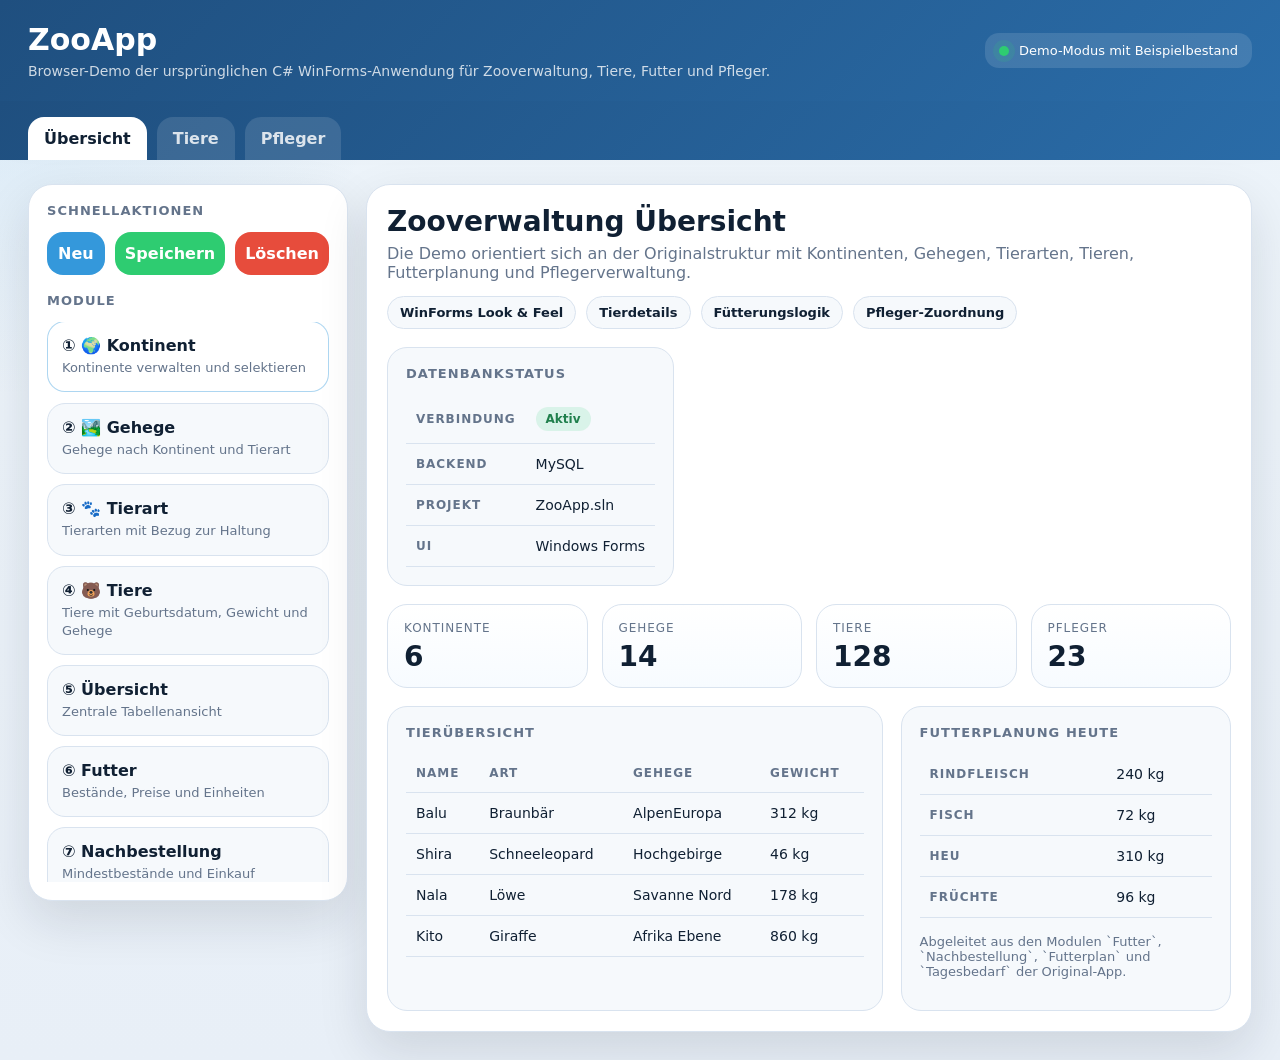
<file: zooapp-demo.html>
<!DOCTYPE html>
<html lang="de">
<head>
  <meta charset="UTF-8" />
  <meta name="viewport" content="width=device-width, initial-scale=1.0" />
  <title>ZooApp Demo</title>
  <style>
    :root {
      --bg: #eef3f8;
      --panel: #ffffff;
      --panel-soft: #f6f9fc;
      --line: #d9e3ef;
      --text: #102033;
      --muted: #64748b;
      --blue: #3498db;
      --green: #2ecc71;
      --red: #e74c3c;
      --orange: #f39c12;
      --purple: #8b5cf6;
      --shadow: 0 20px 50px rgba(15, 23, 42, 0.12);
    }

    * { box-sizing: border-box; }

    body {
      margin: 0;
      font-family: "Segoe UI", system-ui, sans-serif;
      background:
        radial-gradient(circle at top left, rgba(52, 152, 219, 0.12), transparent 24%),
        linear-gradient(180deg, #edf4fa 0%, #e8eff7 100%);
      color: var(--text);
      min-height: 100vh;
    }

    .app {
      min-height: 100vh;
      display: flex;
      flex-direction: column;
    }

    .header {
      background: linear-gradient(135deg, #1f4f7f, #2a6ca8);
      color: #fff;
      padding: 22px 28px;
      box-shadow: var(--shadow);
    }

    .header-top {
      display: flex;
      justify-content: space-between;
      align-items: center;
      gap: 16px;
      flex-wrap: wrap;
    }

    .title-wrap h1 {
      margin: 0;
      font-size: 30px;
      font-weight: 800;
    }

    .title-wrap p {
      margin: 6px 0 0;
      color: rgba(255,255,255,0.78);
      font-size: 14px;
    }

    .status {
      display: flex;
      align-items: center;
      gap: 10px;
      background: rgba(255,255,255,0.12);
      padding: 10px 14px;
      border-radius: 14px;
      font-size: 13px;
      white-space: nowrap;
    }

    .status-dot {
      width: 10px;
      height: 10px;
      border-radius: 50%;
      background: #2ecc71;
      box-shadow: 0 0 0 6px rgba(46, 204, 113, 0.14);
    }

    .tabs {
      display: flex;
      gap: 10px;
      overflow-x: auto;
      padding: 16px 28px 0;
      background: linear-gradient(135deg, #1f4f7f, #2a6ca8);
    }

    .tab {
      border: 0;
      background: rgba(255,255,255,0.12);
      color: rgba(255,255,255,0.82);
      padding: 12px 16px;
      border-radius: 16px 16px 0 0;
      cursor: pointer;
      font: inherit;
      font-weight: 600;
      min-width: max-content;
      transition: background .2s ease, color .2s ease;
    }

    .tab.active {
      background: #fff;
      color: var(--text);
    }

    .content {
      flex: 1;
      padding: 24px 28px 28px;
    }

    .panel {
      display: none;
      gap: 18px;
      grid-template-columns: 320px minmax(0, 1fr);
      align-items: start;
    }

    .panel.active {
      display: grid;
    }

    .card {
      background: var(--panel);
      border: 1px solid var(--line);
      border-radius: 24px;
      box-shadow: var(--shadow);
    }

    .sidebar {
      padding: 18px;
    }

    .section-title {
      margin: 0 0 14px;
      font-size: 13px;
      text-transform: uppercase;
      letter-spacing: .08em;
      color: var(--muted);
    }

    .action-row {
      display: grid;
      grid-template-columns: repeat(3, 1fr);
      gap: 10px;
      margin-bottom: 18px;
    }

    .action-btn {
      border: 0;
      border-radius: 16px;
      padding: 12px 10px;
      color: #fff;
      font: inherit;
      font-weight: 700;
      cursor: pointer;
      text-align: center;
    }

    .action-btn.blue { background: var(--blue); }
    .action-btn.green { background: var(--green); }
    .action-btn.red { background: var(--red); }

    .entity-list {
      display: flex;
      flex-direction: column;
      gap: 10px;
      max-height: 560px;
      overflow: auto;
    }

    .entity-item {
      border: 1px solid var(--line);
      background: var(--panel-soft);
      border-radius: 18px;
      padding: 14px 14px;
      cursor: pointer;
      transition: transform .18s ease, border-color .18s ease, background .18s ease;
    }

    .entity-item:hover,
    .entity-item.active {
      transform: translateY(-1px);
      border-color: rgba(52, 152, 219, 0.4);
      background: #fff;
    }

    .entity-title {
      font-weight: 700;
      margin-bottom: 4px;
    }

    .entity-sub {
      color: var(--muted);
      font-size: 13px;
      line-height: 1.4;
    }

    .main {
      padding: 20px;
    }

    .hero {
      display: flex;
      justify-content: space-between;
      gap: 18px;
      flex-wrap: wrap;
      margin-bottom: 18px;
    }

    .hero-block h2 {
      margin: 0;
      font-size: 28px;
    }

    .hero-block p {
      margin: 6px 0 0;
      color: var(--muted);
    }

    .pill-row {
      display: flex;
      flex-wrap: wrap;
      gap: 10px;
      margin-top: 14px;
    }

    .pill {
      background: var(--panel-soft);
      border: 1px solid var(--line);
      border-radius: 999px;
      padding: 8px 12px;
      font-size: 13px;
      font-weight: 600;
    }

    .overview-grid {
      display: grid;
      grid-template-columns: repeat(4, minmax(0, 1fr));
      gap: 14px;
      margin-bottom: 18px;
    }

    .stat-card {
      background: linear-gradient(180deg, #fff, #f7fbff);
      border: 1px solid var(--line);
      border-radius: 20px;
      padding: 16px;
    }

    .stat-card span {
      display: block;
      color: var(--muted);
      font-size: 12px;
      margin-bottom: 8px;
      text-transform: uppercase;
      letter-spacing: .08em;
    }

    .stat-card strong {
      font-size: 28px;
      line-height: 1;
    }

    .detail-grid {
      display: grid;
      grid-template-columns: 1.2fr .8fr;
      gap: 18px;
    }

    .info-card,
    .table-card,
    .feed-card {
      background: var(--panel-soft);
      border: 1px solid var(--line);
      border-radius: 20px;
      padding: 18px;
    }

    .info-grid {
      display: grid;
      grid-template-columns: repeat(2, minmax(0, 1fr));
      gap: 12px;
    }

    .info-item {
      padding: 12px;
      border-radius: 16px;
      background: #fff;
      border: 1px solid var(--line);
    }

    .info-item span {
      display: block;
      color: var(--muted);
      font-size: 11px;
      margin-bottom: 4px;
      text-transform: uppercase;
      letter-spacing: .08em;
    }

    .info-item strong {
      font-size: 15px;
    }

    table {
      width: 100%;
      border-collapse: collapse;
      font-size: 14px;
    }

    th, td {
      text-align: left;
      padding: 12px 10px;
      border-bottom: 1px solid var(--line);
    }

    th {
      color: var(--muted);
      font-size: 12px;
      text-transform: uppercase;
      letter-spacing: .08em;
    }

    .badge {
      display: inline-flex;
      align-items: center;
      padding: 5px 10px;
      border-radius: 999px;
      font-size: 12px;
      font-weight: 700;
    }

    .badge.green { background: rgba(46, 204, 113, 0.14); color: #20804d; }
    .badge.orange { background: rgba(243, 156, 18, 0.16); color: #9a5e00; }
    .badge.blue { background: rgba(52, 152, 219, 0.14); color: #21618c; }
    .badge.purple { background: rgba(139, 92, 246, 0.14); color: #6d28d9; }

    .animal-shot {
      width: 100%;
      aspect-ratio: 4 / 3;
      border-radius: 18px;
      background:
        linear-gradient(180deg, rgba(16,32,51,.06), rgba(16,32,51,.16)),
        url('data:image/svg+xml;utf8,<svg xmlns="http://www.w3.org/2000/svg" viewBox="0 0 800 600"><rect width="800" height="600" fill="%23d7e7bf"/><path d="M0 430 C130 380 240 490 370 420 C520 340 660 470 800 400 L800 600 L0 600 Z" fill="%2388b36b"/><circle cx="670" cy="95" r="56" fill="%23ffd56a"/><rect x="0" y="0" width="800" height="210" fill="%23c7e6ff"/></svg>') center/cover no-repeat;
      overflow: hidden;
      position: relative;
      margin-bottom: 16px;
    }

    .animal-shot::after {
      content: "BALU";
      position: absolute;
      left: 14px;
      bottom: 14px;
      background: rgba(16,32,51,.7);
      color: #fff;
      font-weight: 800;
      letter-spacing: .1em;
      padding: 8px 12px;
      border-radius: 999px;
    }

    .footer-note {
      margin-top: 16px;
      color: var(--muted);
      font-size: 13px;
    }

    @media (max-width: 1080px) {
      .panel,
      .detail-grid {
        grid-template-columns: 1fr;
      }

      .overview-grid {
        grid-template-columns: repeat(2, minmax(0, 1fr));
      }
    }

    @media (max-width: 720px) {
      .content { padding: 18px 14px 20px; }
      .header { padding: 18px 14px; }
      .tabs { padding: 12px 14px 0; }
      .overview-grid { grid-template-columns: 1fr; }
      .action-row { grid-template-columns: 1fr; }
      .info-grid { grid-template-columns: 1fr; }
    }
  </style>
</head>
<body>
  <div class="app">
    <header class="header">
      <div class="header-top">
        <div class="title-wrap">
          <h1>ZooApp</h1>
          <p>Browser-Demo der ursprünglichen C# WinForms-Anwendung für Zooverwaltung, Tiere, Futter und Pfleger.</p>
        </div>
        <div class="status">
          <span class="status-dot"></span>
          Demo-Modus mit Beispielbestand
        </div>
      </div>
    </header>

    <div class="tabs" id="tabs"></div>

    <main class="content">
      <section class="panel active" data-panel="dashboard">
        <aside class="card sidebar">
          <h3 class="section-title">Schnellaktionen</h3>
          <div class="action-row">
            <button class="action-btn blue" type="button">Neu</button>
            <button class="action-btn green" type="button">Speichern</button>
            <button class="action-btn red" type="button">Löschen</button>
          </div>

          <h3 class="section-title">Module</h3>
          <div class="entity-list" id="module-list"></div>
        </aside>

        <div class="card main">
          <div class="hero">
            <div class="hero-block">
              <h2>Zooverwaltung Übersicht</h2>
              <p>Die Demo orientiert sich an der Originalstruktur mit Kontinenten, Gehegen, Tierarten, Tieren, Futterplanung und Pflegerverwaltung.</p>
              <div class="pill-row">
                <span class="pill">WinForms Look & Feel</span>
                <span class="pill">Tierdetails</span>
                <span class="pill">Fütterungslogik</span>
                <span class="pill">Pfleger-Zuordnung</span>
              </div>
            </div>
            <div class="table-card" style="max-width: 320px;">
              <h3 class="section-title">Datenbankstatus</h3>
              <table>
                <tr><th>Verbindung</th><td><span class="badge green">Aktiv</span></td></tr>
                <tr><th>Backend</th><td>MySQL</td></tr>
                <tr><th>Projekt</th><td>ZooApp.sln</td></tr>
                <tr><th>UI</th><td>Windows Forms</td></tr>
              </table>
            </div>
          </div>

          <div class="overview-grid">
            <div class="stat-card"><span>Kontinente</span><strong>6</strong></div>
            <div class="stat-card"><span>Gehege</span><strong>14</strong></div>
            <div class="stat-card"><span>Tiere</span><strong>128</strong></div>
            <div class="stat-card"><span>Pfleger</span><strong>23</strong></div>
          </div>

          <div class="detail-grid">
            <div class="table-card">
              <h3 class="section-title">Tierübersicht</h3>
              <table>
                <thead>
                  <tr><th>Name</th><th>Art</th><th>Gehege</th><th>Gewicht</th></tr>
                </thead>
                <tbody>
                  <tr><td>Balu</td><td>Braunbär</td><td>AlpenEuropa</td><td>312 kg</td></tr>
                  <tr><td>Shira</td><td>Schneeleopard</td><td>Hochgebirge</td><td>46 kg</td></tr>
                  <tr><td>Nala</td><td>Löwe</td><td>Savanne Nord</td><td>178 kg</td></tr>
                  <tr><td>Kito</td><td>Giraffe</td><td>Afrika Ebene</td><td>860 kg</td></tr>
                </tbody>
              </table>
            </div>

            <div class="feed-card">
              <h3 class="section-title">Futterplanung heute</h3>
              <table>
                <tbody>
                  <tr><th>Rindfleisch</th><td>240 kg</td></tr>
                  <tr><th>Fisch</th><td>72 kg</td></tr>
                  <tr><th>Heu</th><td>310 kg</td></tr>
                  <tr><th>Früchte</th><td>96 kg</td></tr>
                </tbody>
              </table>
              <p class="footer-note">Abgeleitet aus den Modulen `Futter`, `Nachbestellung`, `Futterplan` und `Tagesbedarf` der Original-App.</p>
            </div>
          </div>
        </div>
      </section>

      <section class="panel" data-panel="animals">
        <aside class="card sidebar">
          <h3 class="section-title">Tiere</h3>
          <div class="entity-list" id="animal-list"></div>
        </aside>

        <div class="card main">
          <div class="animal-shot"></div>
          <div class="detail-grid">
            <div class="info-card">
              <h3 class="section-title">Tierdetails</h3>
              <div class="info-grid" id="animal-detail-grid"></div>
            </div>
            <div class="table-card">
              <h3 class="section-title">Pflege & Fütterung</h3>
              <table id="animal-feed-table"></table>
            </div>
          </div>
        </div>
      </section>

      <section class="panel" data-panel="staff">
        <aside class="card sidebar">
          <h3 class="section-title">Pfleger</h3>
          <div class="entity-list" id="staff-list"></div>
        </aside>

        <div class="card main">
          <div class="detail-grid">
            <div class="table-card">
              <h3 class="section-title">Zugeordnete Tiere</h3>
              <table id="staff-table"></table>
            </div>
            <div class="info-card">
              <h3 class="section-title">Pflegerprofil</h3>
              <div class="info-grid" id="staff-detail-grid"></div>
            </div>
          </div>
        </div>
      </section>
    </main>
  </div>

  <script>
    const tabs = [
      { id: "dashboard", label: "Übersicht" },
      { id: "animals", label: "Tiere" },
      { id: "staff", label: "Pfleger" }
    ];

    const modules = [
      { title: "① 🌍 Kontinent", sub: "Kontinente verwalten und selektieren" },
      { title: "② 🏞️ Gehege", sub: "Gehege nach Kontinent und Tierart" },
      { title: "③ 🐾 Tierart", sub: "Tierarten mit Bezug zur Haltung" },
      { title: "④ 🐻 Tiere", sub: "Tiere mit Geburtsdatum, Gewicht und Gehege" },
      { title: "⑤ Übersicht", sub: "Zentrale Tabellenansicht" },
      { title: "⑥ Futter", sub: "Bestände, Preise und Einheiten" },
      { title: "⑦ Nachbestellung", sub: "Mindestbestände und Einkauf" },
      { title: "⑧ Futterplan", sub: "Tierartbezogene Fütterung" },
      { title: "⑨ Tagesbedarf", sub: "Berechnung des Gesamtbedarfs" },
      { title: "⑩ Bestellungen", sub: "Offene und historische Lieferungen" },
      { title: "⑪ Pfleger", sub: "Pfleger und Tierzuordnung" }
    ];

    const animals = [
      {
        name: "Balu",
        species: "Braunbär",
        continent: "Europa",
        habitat: "AlpenEuropa",
        birthday: "12.04.2017",
        weight: "312 kg",
        food: "Rindfleisch, Fisch, Beeren",
        keeper: "Lena Hoffmann",
        status: "Stabil",
        note: "Sehr aktiv am Morgen, reagiert gut auf Beschäftigungstraining.",
        feedRows: [
          ["Frühfütterung", "12 kg Rindfleisch"],
          ["Mittag", "6 kg Fisch"],
          ["Abend", "4 kg Beerenmix"],
          ["Medizin", "Keine Auffälligkeiten"]
        ]
      },
      {
        name: "Shira",
        species: "Schneeleopard",
        continent: "Asien",
        habitat: "Hochgebirge",
        birthday: "03.11.2020",
        weight: "46 kg",
        food: "Geflügel, Kaninchen",
        keeper: "Emir Yilmaz",
        status: "Beobachtung",
        note: "Neue Kletterstruktur wird intensiv genutzt.",
        feedRows: [
          ["Frühfütterung", "3 kg Geflügel"],
          ["Mittag", "Training mit Target"],
          ["Abend", "2 kg Kaninchen"],
          ["Medizin", "Vitamingabe"]
        ]
      },
      {
        name: "Nala",
        species: "Löwe",
        continent: "Afrika",
        habitat: "Savanne Nord",
        birthday: "28.07.2016",
        weight: "178 kg",
        food: "Rind, Knochen, Ergänzungsfutter",
        keeper: "Jonas Bauer",
        status: "Stabil",
        note: "Leittier im Rudel, separate Abendkontrolle aktiviert.",
        feedRows: [
          ["Frühfütterung", "8 kg Rind"],
          ["Mittag", "Ruhephase"],
          ["Abend", "4 kg Knochenfutter"],
          ["Medizin", "Routinekontrolle"]
        ]
      }
    ];

    const staff = [
      {
        name: "Lena Hoffmann",
        role: "Säugetierpflege",
        focus: "Bären, Wölfe, Großkatzen",
        shift: "Frühschicht",
        experience: "8 Jahre",
        assigned: ["Balu", "Nala", "Argo"],
        note: "Verantwortlich für Trainingsprotokolle und Verhaltensdokumentation."
      },
      {
        name: "Emir Yilmaz",
        role: "Exotenpflege",
        focus: "Schneeleopard, Reptilien, Kletteranlagen",
        shift: "Tagschicht",
        experience: "5 Jahre",
        assigned: ["Shira", "Mika", "Taro"],
        note: "Koordiniert außerdem Wartung von Spezialgehegen."
      },
      {
        name: "Clara Neumann",
        role: "Futterlogistik",
        focus: "Lager, Nachbestellung, Futterplan",
        shift: "Mischschicht",
        experience: "6 Jahre",
        assigned: ["Zentrallager", "Kühlhaus", "Tagesbedarf"],
        note: "Schnittstelle zwischen Einkauf, Lager und Tierpflege."
      }
    ];

    let selectedAnimal = animals[0];
    let selectedStaff = staff[0];

    function renderTabs() {
      const tabsEl = document.getElementById("tabs");
      tabsEl.innerHTML = tabs.map((tab, index) => `
        <button class="tab ${index === 0 ? "active" : ""}" data-tab="${tab.id}">${tab.label}</button>
      `).join("");

      tabsEl.querySelectorAll(".tab").forEach((button) => {
        button.addEventListener("click", () => switchTab(button.dataset.tab));
      });
    }

    function switchTab(tabId) {
      document.querySelectorAll(".tab").forEach((tab) => {
        tab.classList.toggle("active", tab.dataset.tab === tabId);
      });
      document.querySelectorAll(".panel").forEach((panel) => {
        panel.classList.toggle("active", panel.dataset.panel === tabId);
      });
    }

    function renderModules() {
      document.getElementById("module-list").innerHTML = modules.map((module, index) => `
        <div class="entity-item ${index === 0 ? "active" : ""}">
          <div class="entity-title">${module.title}</div>
          <div class="entity-sub">${module.sub}</div>
        </div>
      `).join("");
    }

    function renderAnimals() {
      const list = document.getElementById("animal-list");
      list.innerHTML = animals.map((animal) => `
        <div class="entity-item ${animal.name === selectedAnimal.name ? "active" : ""}" data-animal="${animal.name}">
          <div class="entity-title">${animal.name}</div>
          <div class="entity-sub">${animal.species} • ${animal.habitat}</div>
        </div>
      `).join("");

      list.querySelectorAll("[data-animal]").forEach((item) => {
        item.addEventListener("click", () => {
          selectedAnimal = animals.find((animal) => animal.name === item.dataset.animal) || animals[0];
          renderAnimals();
          renderAnimalDetails();
        });
      });
    }

    function renderAnimalDetails() {
      const grid = document.getElementById("animal-detail-grid");
      grid.innerHTML = [
        ["Tier", selectedAnimal.name],
        ["Art", selectedAnimal.species],
        ["Kontinent", selectedAnimal.continent],
        ["Gehege", selectedAnimal.habitat],
        ["Geburtsdatum", selectedAnimal.birthday],
        ["Gewicht", selectedAnimal.weight],
        ["Pfleger", selectedAnimal.keeper],
        ["Status", selectedAnimal.status]
      ].map(([label, value]) => `
        <div class="info-item"><span>${label}</span><strong>${value}</strong></div>
      `).join("");

      const table = document.getElementById("animal-feed-table");
      table.innerHTML = `
        <tbody>
          ${selectedAnimal.feedRows.map(([label, value]) => `<tr><th>${label}</th><td>${value}</td></tr>`).join("")}
          <tr><th>Hinweis</th><td>${selectedAnimal.note}</td></tr>
          <tr><th>Futterart</th><td>${selectedAnimal.food}</td></tr>
        </tbody>
      `;
    }

    function renderStaff() {
      const list = document.getElementById("staff-list");
      list.innerHTML = staff.map((person) => `
        <div class="entity-item ${person.name === selectedStaff.name ? "active" : ""}" data-staff="${person.name}">
          <div class="entity-title">${person.name}</div>
          <div class="entity-sub">${person.role} • ${person.shift}</div>
        </div>
      `).join("");

      list.querySelectorAll("[data-staff]").forEach((item) => {
        item.addEventListener("click", () => {
          selectedStaff = staff.find((person) => person.name === item.dataset.staff) || staff[0];
          renderStaff();
          renderStaffDetails();
        });
      });
    }

    function renderStaffDetails() {
      document.getElementById("staff-table").innerHTML = `
        <thead><tr><th>Zugeordnet</th><th>Status</th></tr></thead>
        <tbody>
          ${selectedStaff.assigned.map((entry) => `<tr><td>${entry}</td><td><span class="badge blue">Aktiv</span></td></tr>`).join("")}
        </tbody>
      `;

      document.getElementById("staff-detail-grid").innerHTML = [
        ["Name", selectedStaff.name],
        ["Rolle", selectedStaff.role],
        ["Schwerpunkt", selectedStaff.focus],
        ["Schicht", selectedStaff.shift],
        ["Erfahrung", selectedStaff.experience],
        ["Notiz", selectedStaff.note]
      ].map(([label, value]) => `
        <div class="info-item"><span>${label}</span><strong>${value}</strong></div>
      `).join("");
    }

    renderTabs();
    renderModules();
    renderAnimals();
    renderAnimalDetails();
    renderStaff();
    renderStaffDetails();
  </script>
</body>
</html>
</file>
<file: style.css>
/* ===== Reset & Base ===== */
*, *::before, *::after {
  box-sizing: border-box;
  margin: 0;
  padding: 0;
}

:root {
  --primary:   #2563eb;
  --dark:      #1e293b;
  --mid:       #475569;
  --light:     #f1f5f9;
  --accent:    #0ea5e9;
  --white:     #ffffff;
  --radius:    8px;
  --shadow:    0 2px 12px rgba(0,0,0,0.08);
}

body {
  font-family: 'Segoe UI', system-ui, sans-serif;
  background: var(--light);
  color: var(--dark);
  line-height: 1.6;
}

/* ===== Layout ===== */
.cv-wrapper {
  max-width: 960px;
  margin: 40px auto;
  padding: 0 20px 60px;
  display: grid;
  grid-template-columns: 280px 1fr;
  gap: 0;
  background: var(--white);
  border-radius: var(--radius);
  box-shadow: var(--shadow);
  overflow: hidden;
}

/* ===== Sidebar (Header-Bereich) ===== */
.sidebar {
  background: var(--dark);
  color: var(--white);
  padding: 40px 28px;
  display: flex;
  flex-direction: column;
  gap: 32px;
}

.avatar {
  width: 110px;
  height: 110px;
  border-radius: 50%;
  background: var(--primary);
  display: flex;
  align-items: center;
  justify-content: center;
  font-size: 2.8rem;
  font-weight: 700;
  color: var(--white);
  margin: 0 auto;
  border: 4px solid var(--accent);
}

.sidebar h1 {
  font-size: 1.55rem;
  font-weight: 700;
  text-align: center;
  line-height: 1.3;
}

.sidebar .job-title {
  text-align: center;
  color: var(--accent);
  font-size: 0.95rem;
  font-weight: 500;
  margin-top: -24px;
}

/* Sidebar Sektionen */
.sidebar-section h3 {
  font-size: 0.75rem;
  letter-spacing: 0.12em;
  text-transform: uppercase;
  color: var(--accent);
  margin-bottom: 12px;
  padding-bottom: 6px;
  border-bottom: 1px solid rgba(255,255,255,0.12);
}

.contact-list {
  list-style: none;
  display: flex;
  flex-direction: column;
  gap: 8px;
}

.contact-list li {
  font-size: 0.88rem;
  display: flex;
  align-items: flex-start;
  gap: 8px;
  color: #cbd5e1;
}

.contact-link {
  color: #cbd5e1;
  text-decoration: none;
}

.contact-link:hover {
  color: var(--accent);
  text-decoration: underline;
}

.contact-list .icon {
  font-size: 1rem;
  flex-shrink: 0;
  margin-top: 1px;
}

/* Skills */
.skill-item {
  margin-bottom: 10px;
}

.skill-label {
  display: flex;
  justify-content: space-between;
  font-size: 0.85rem;
  color: #cbd5e1;
  margin-bottom: 4px;
}

.skill-bar {
  background: rgba(255,255,255,0.12);
  border-radius: 99px;
  height: 6px;
  overflow: hidden;
}

.skill-bar-fill {
  height: 100%;
  border-radius: 99px;
  background: var(--accent);
}

/* Sprachen / Badges */
.badge-list {
  display: flex;
  flex-wrap: wrap;
  gap: 6px;
}

.badge {
  background: rgba(255,255,255,0.1);
  color: #e2e8f0;
  font-size: 0.78rem;
  padding: 3px 10px;
  border-radius: 99px;
  border: 1px solid rgba(255,255,255,0.15);
}

/* ===== Main Content ===== */
.main-content {
  padding: 40px 36px;
  display: flex;
  flex-direction: column;
  gap: 36px;
}

.section-title {
  font-size: 1.1rem;
  font-weight: 700;
  color: var(--primary);
  text-transform: uppercase;
  letter-spacing: 0.08em;
  margin-bottom: 16px;
  padding-bottom: 8px;
  border-bottom: 2px solid var(--primary);
}

/* Profil */
.profil-text {
  color: var(--mid);
  font-size: 0.95rem;
}

/* Timeline (Erfahrung & Ausbildung) */
.timeline {
  display: flex;
  flex-direction: column;
  gap: 20px;
}

.timeline-item {
  display: grid;
  grid-template-columns: 110px 1fr;
  gap: 16px;
}

.timeline-date {
  font-size: 0.8rem;
  color: var(--mid);
  padding-top: 2px;
  font-weight: 600;
}

.timeline-body h4 {
  font-size: 1rem;
  font-weight: 700;
  color: var(--dark);
}

.timeline-body .company {
  font-size: 0.88rem;
  color: var(--primary);
  font-weight: 600;
  margin-bottom: 4px;
}

.timeline-body p {
  font-size: 0.88rem;
  color: var(--mid);
}

/* Projekte */
.projects-grid {
  display: grid;
  grid-template-columns: 1fr 1fr;
  gap: 16px;
}

.project-card {
  position: relative;
  border: 1px solid #e2e8f0;
  border-radius: var(--radius);
  padding: 16px;
  cursor: pointer;
  transition: box-shadow 0.2s, border-color 0.2s, transform 0.2s;
}

.project-card:hover {
  box-shadow: 0 6px 24px rgba(37,99,235,0.13);
  border-color: var(--primary);
  transform: translateY(-3px);
}

.project-card h4 {
  font-size: 0.95rem;
  font-weight: 700;
  color: var(--dark);
  margin-bottom: 6px;
}

.project-card p {
  font-size: 0.83rem;
  color: var(--mid);
  margin-bottom: 10px;
}

.tech-tags {
  display: flex;
  flex-wrap: wrap;
  gap: 4px;
}

.tech-tag {
  background: #eff6ff;
  color: var(--primary);
  font-size: 0.74rem;
  padding: 2px 8px;
  border-radius: 99px;
  font-weight: 600;
}

.project-title-link {
  color: var(--dark);
  text-decoration: none;
  transition: color 0.2s;
}

/* stretched link – makes the whole card clickable */
.project-title-link::after {
  content: '';
  position: absolute;
  inset: 0;
}

.project-card:hover .project-title-link {
  color: var(--primary);
}

/* ===== Footer ===== */
footer {
  text-align: center;
  padding: 20px;
  font-size: 0.8rem;
  color: #94a3b8;
  background: var(--white);
}

/* ===== Snake Modal ===== */
.modal-overlay {
  display: none;
  position: fixed;
  inset: 0;
  background: rgba(0,0,0,0.75);
  z-index: 1000;
  align-items: center;
  justify-content: center;
}

.modal-overlay.active {
  display: flex;
}

.modal-box {
  position: relative;
  width: 90vw;
  max-width: 860px;
  height: 80vh;
  background: #000;
  border-radius: var(--radius);
  overflow: hidden;
  box-shadow: 0 8px 40px rgba(0,0,0,0.5);
}

.modal-box iframe {
  width: 100%;
  height: 100%;
  border: none;
}

.modal-close {
  position: absolute;
  top: 10px;
  right: 12px;
  z-index: 10;
  background: rgba(255,255,255,0.15);
  color: #fff;
  border: none;
  border-radius: 50%;
  width: 32px;
  height: 32px;
  font-size: 1rem;
  cursor: pointer;
  line-height: 1;
}

.modal-close:hover {
  background: rgba(255,255,255,0.3);
}

/* ===== Responsive ===== */
@media (max-width: 700px) {
  .cv-wrapper {
    grid-template-columns: 1fr;
    margin: 0;
    border-radius: 0;
  }
  .projects-grid {
    grid-template-columns: 1fr;
  }
  .timeline-item {
    grid-template-columns: 1fr;
    gap: 2px;
  }
}
</file>
